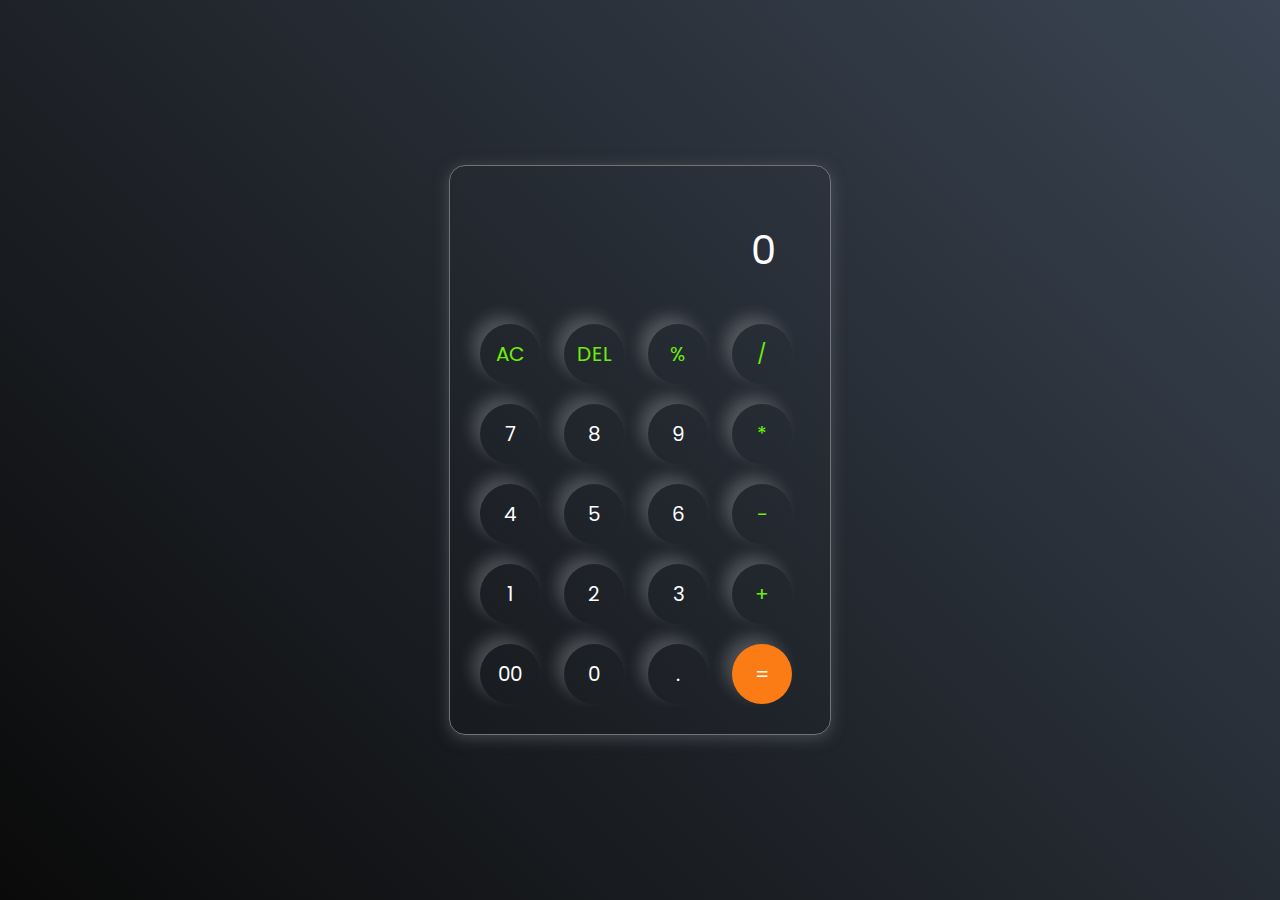
<file: Calculator/index.html>
<!DOCTYPE html>
<html lang="en">
<head>
    <meta charset="UTF-8">
    <meta http-equiv="X-UA-Compatible" content="IE=edge" />
    <meta name="viewport" content="width=device-width, initial-scale=1.0">
    <title>Calculator</title>
    <link rel="stylesheet" href="style.css">
</head>
<body>
    <div class="container">
        <div class="calculator">
            <input type="text" placeholder="0" id="inputBox">
            <div>
                <button class="operator">AC</button>
                <button class="operator">DEL</button>
                <button class="operator">%</button>
                <button class="operator">/</button>
            </div>
            <div>
                <button>7</button>
                <button>8</button>
                <button>9</button>
                <button class="operator">*</button>
            </div>
            <div>
                <button>4</button>
                <button>5</button>
                <button>6</button>
                <button class="operator">-</button>
            </div>
            <div>
                <button>1</button>
                <button>2</button>
                <button>3</button>
                <button class="operator">+</button>
            </div>
            <div>
                <button>00</button>
                <button>0</button>
                <button>.</button>
                <button class="equalBtn">=</button>
            </div>
        </div>  
    </div>
    
    <script src="script.js"></script>
</body>
</html>
</file>
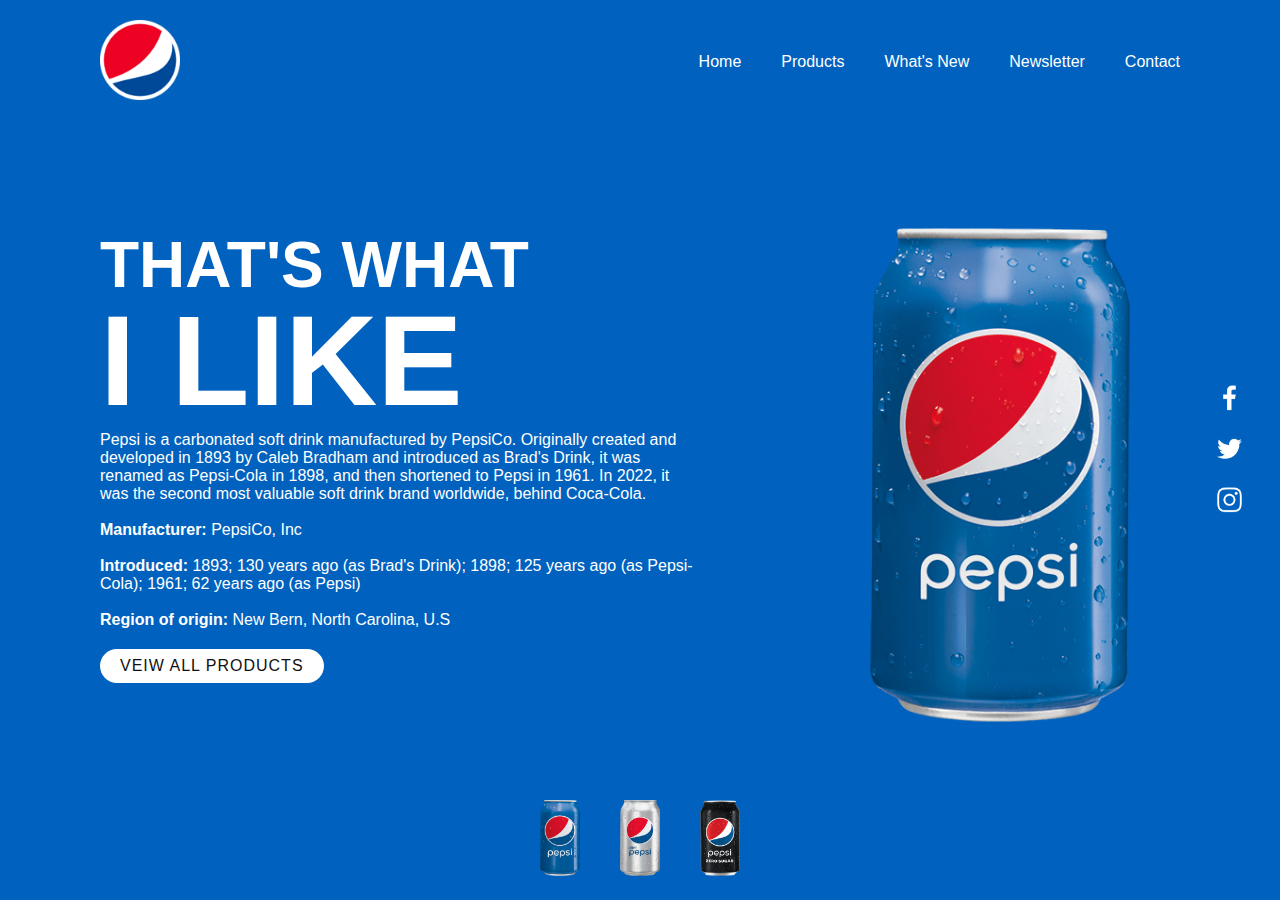
<file: Landing page/index.html>
<!DOCTYPE html>
<html lang="en">
<head>
    <meta charset="UTF-8">
    <meta name="viewport" content="width=device-width, initial-scale=1.0">
    <title>Pepsi Website Landing page</title>
    <link rel="stylesheet" href="style.css">
</head>
<body>
    <section class="sec">
        <header>
            <a href="#"><img src="logo.png"class="logo"></a>
            <ul>
                <li><a href="#">Home</a></li>
                <li><a href="#">Products</a></li>
                <li><a href="#">What's New</a></li>
                <li><a href="#">Newsletter</a></li>
                <li><a href="#">Contact</a></li>
            </ul>
        </header>
        <div class="content">
            <div class="textbox">
                <h2>That's What<br><span>I like</span></h2>
                <p>Pepsi is a carbonated soft drink manufactured by PepsiCo. Originally created and developed in 1893 by Caleb Bradham and introduced as Brad's Drink, it was renamed as Pepsi-Cola in 1898, and then shortened to Pepsi in 1961. In 2022, it was the second most valuable soft drink brand worldwide, behind Coca-Cola.</p><br>
                <p><b>Manufacturer:</b> PepsiCo, Inc<br><br>
                   <b>Introduced:</b> 1893; 130 years ago (as Brad's Drink); 1898; 125 years ago (as Pepsi-Cola); 1961; 62 years ago (as Pepsi)<br><br>
                   <b> Region of origin: </b>New Bern, North Carolina, U.S</p>
                <a href="#">Veiw All Products</a>
            </div>
            <div class="imgbox">
                <img src="pepsi001.png" class="pepsi">
            </div>
        </div>
        <ul class="thumb">
            <li><img src="pepsi001.png" onclick="imgslider('pepsi001.png');changeBgColor('#0062be')"></li>
            <li><img src="pepsi002.png" onclick="imgslider('pepsi002.png');changeBgColor('#e60c2c')"></li>
            <li><img src="pepsi003.png" onclick="imgslider('pepsi003.png');changeBgColor('#1e1e1e')"></li>
        </ul>
        <ul class="sci">
            <li><a href="https://www.facebook.com/pepsi/"><img src="facebook.png"></a></li>
            <li><a href="https://twitter.com/pepsi?ref_src=twsrc%5Egoogle%7Ctwcamp%5Eserp%7Ctwgr%5Eauthor"><img src="twitter.png"></a></li>
            <li><a href="https://www.instagram.com/pepsi/"><img src="instagram.png"></a></li>
        </ul>
    </section>
    <script type="text/javascript">
        function imgslider(anything){
            document.querySelector('.pepsi').src = anything;
        }
        function changeBgColor(color){
            const sec = document.querySelector('.sec');
            sec.style.background = color;
        }
    </script>
</body>
</html>
</file>
<file: Calculator/style.css>
@import url('https://fonts.googleapis.com/css2?family=Poppins:wght@500&display=swap');

* {
    margin: 0;
    padding: 0;
    box-sizing: border-box;
    font-family: 'poppins',sans-serif;
}
body {
    width: 100%;
    height: 100vh;
    display: flex;
    justify-content: center;
    align-items: center;
    background: linear-gradient(45deg, #0a0a0a, #3a4452);
}
.calculator {
    border: 1px solid #717377;
    padding: 20px;
    border-radius: 16px;
    background: transparent;
    box-shadow: 0px 3px 15px rgba(113,115,119,0.5); 
}
input {
    width: 320px;
    border: none;
    padding: 24px;
    margin: 10px;
    background: transparent;
    box-shadow: 0px 3px 15px rgbs(84, 84, 84, 0.1);
    font-size: 40px;
    text-align: right;
    cursor: pointer;
    color: #ffffff;
}
input::placeholder {
    color:#ffffff;

}
button {
    border: none;
    width: 60px;
    height: 60px;
    margin: 10px;
    border-radius: 50%;
    background: transparent;
    color: #ffffff;
    font-size: 20px;
    box-shadow: -8px -8px 15px rgba(255, 255, 255, 0.2);
    cursor: pointer;
}

.equalBtn {
    background-color: #fb7c14;
}
.operator {
    color: #6dee0a;
}
</file>
<file: Landing page/style.css>
* {
    margin: 0;
    padding: 0;
    box-sizing: border-box;
    font-family: 'poppins',sans-serif;
}
section {
    position: relative;
    width: 100%;
    min-height: 100vh;
    padding: 100px;
    display: flex;
    justify-content: space-between;
    align-items: center;
    background-color: #0062be;
    transition: 0.5s;
}
header {
    position: absolute;
    top: 0;
    left: 0;
    width: 100%;
    padding: 20px 100px;
    display: flex;
    justify-content: space-between;
    align-items: center;
}
.logo {
    position: relative;
    max-width: 80px;
}
header ul{
    position: relative;
    display: flex;
}
header ul li{
    list-style: none;
}
header ul li a{
    display: inline-block;
    color: #fff;
    font-weight: 400;
    margin-left: 40px;
    text-decoration: none;
}
.content {
    position: relative;
    width: 100%;
    display: flex;
    justify-content: space-between;
    align-items: center;
}
.content .textbox{
    position: relative;
    max-width: 600px;
}
.content .textbox h2{
    color: #fff;
    font-size: 4em;
    line-height: 1.5em;
    font-weight: 900;
    text-transform: uppercase;
}
.content .textbox h2 span{
    font-size: 2em;
}
.content .textbox p{
    color:#fff;
}
.content .textbox a{
    display: inline-block;
    margin-top: 20px;
    padding: 8px 20px;
    background-color: #fff;
    color: #111;
    border-radius: 40px;
    font-weight: 500;
    letter-spacing: 1px;
    text-decoration: none;
    text-transform: uppercase;
}
.content .imgbox {
    width: 600px;
    display: flex;
    padding-right: 50px;
    margin-top: 50px;
    justify-content: flex-end;
}
.content .imgbox img{
    max-width: 260px;
}
.thumb {
    position: absolute;
    left: 50%;
    bottom: 20px;
    transform: translateX(-50%);
    display: flex;
}
.thumb li{
    list-style: none;
    display: inline-block;
    margin: 0px 20px;
    cursor: pointer;
    transition: 0.5s;
}
.thumb li :hover{
    transform: translateY(-15px) ;
}
.thumb li img{
    max-width: 40px;
}
.sci {
    position: absolute;
    top: 50%;
    right: 30px;
    transform: translateY(-50%);
    display: flex;
    justify-content: center;
    align-items: center;
    flex-direction: column;
}
.sci li{
    list-style: none;
}
.sci li a{
    display: inline-block;
    filter: invert(1);
    margin: 5px 0;
    transform: scale(0.6);
}
</file>
